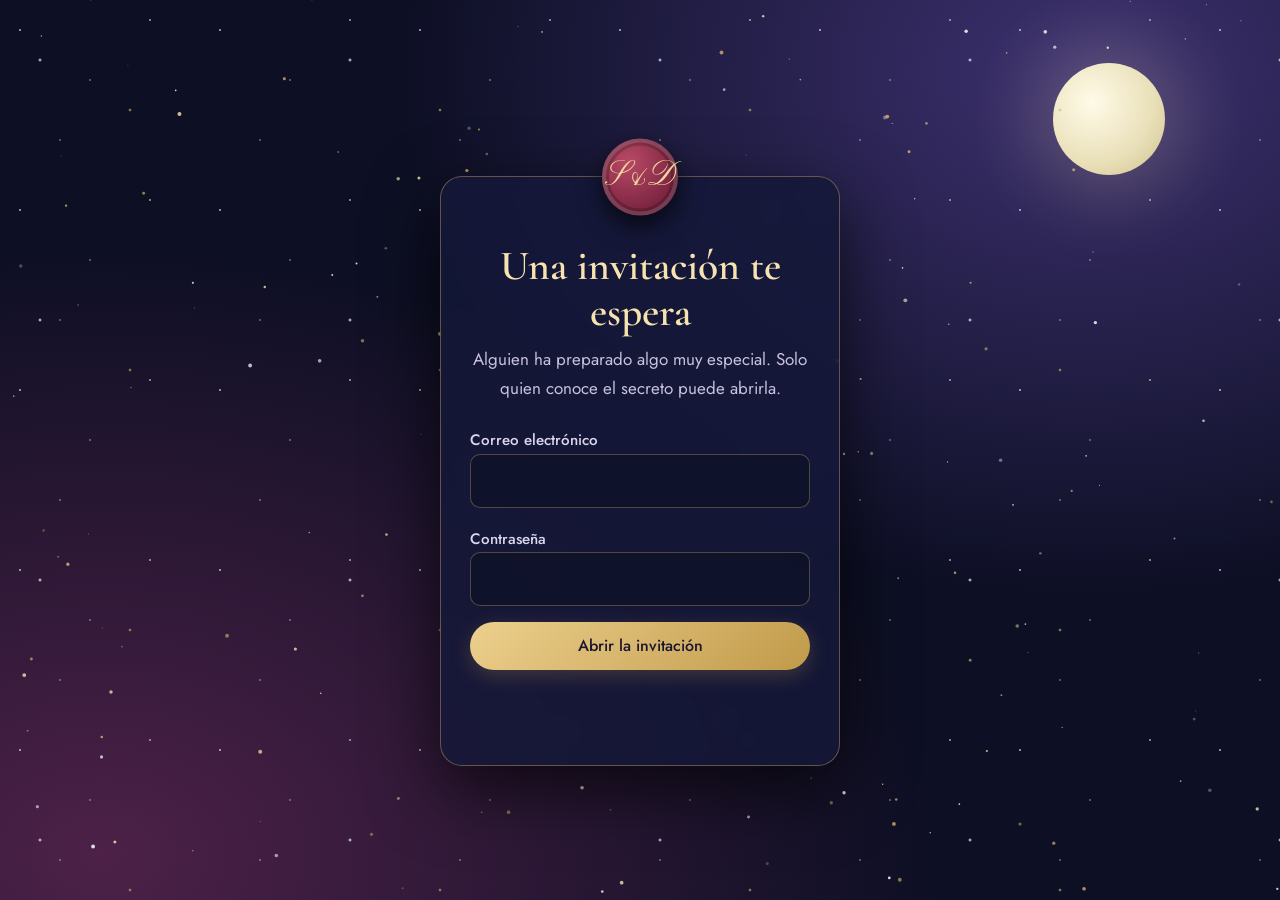
<file: login.html>
<!DOCTYPE html>
<html lang="es">
<head>
  <meta charset="UTF-8">
  <meta name="viewport" content="width=device-width, initial-scale=1">
  <title>Una invitación te espera</title>
  <link rel="stylesheet" href="/style.css">
</head>
<body class="noche">
  <div class="luna"></div>
  <main>
    <div class="puerta">
      <div class="sello">S&amp;D</div>
      <h1>Una invitación te espera</h1>
      <p>Alguien ha preparado algo muy especial. Solo quien conoce el secreto puede abrirla.</p>
      <form id="f">
        <div><label for="email">Correo electrónico</label><input id="email" type="email" required autocomplete="username"></div>
        <div><label for="pass">Contraseña</label><input id="pass" type="password" required autocomplete="current-password"></div>
        <button type="submit">Abrir la invitación</button>
        <p id="msg" class="msg" role="status"></p>
      </form>
    </div>
  </main>
  <script src="/app.js"></script>
  <script>
    const $ = id => document.getElementById(id);
    $('f').onsubmit = async e => {
      e.preventDefault();
      try { await api('login', { email: $('email').value, password: $('pass').value }); location.href = '/'; }
      catch (err) { aviso($('msg'), err.message, true); }
    };
  </script>
</body>
</html>
</file>
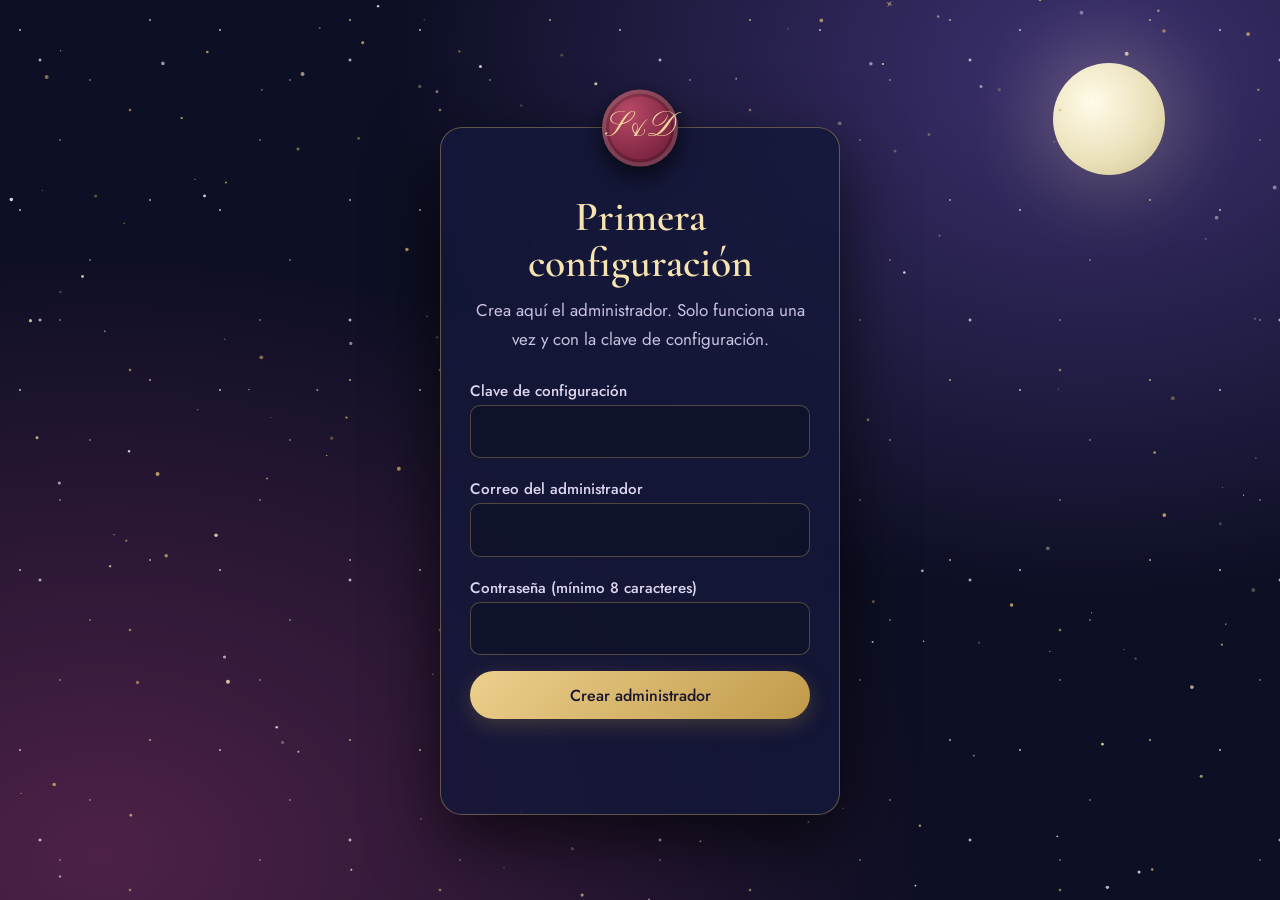
<file: setup.html>
<!DOCTYPE html>
<html lang="es">
<head>
  <meta charset="UTF-8">
  <meta name="viewport" content="width=device-width, initial-scale=1">
  <title>Primera configuración</title>
  <link rel="stylesheet" href="/style.css">
</head>
<body class="noche">
  <div class="luna"></div>
  <main>
    <div class="puerta">
      <div class="sello">S&amp;D</div>
      <h1>Primera configuración</h1>
      <p>Crea aquí el administrador. Solo funciona una vez y con la clave de configuración.</p>
      <form id="s">
        <div><label for="sk">Clave de configuración</label><input id="sk" type="password" required></div>
        <div><label for="se">Correo del administrador</label><input id="se" type="email" required></div>
        <div><label for="sp">Contraseña (mínimo 8 caracteres)</label><input id="sp" type="password" minlength="8" required></div>
        <button type="submit">Crear administrador</button>
        <p id="msg" class="msg" role="status"></p>
      </form>
    </div>
  </main>
  <script src="/app.js"></script>
  <script>
    const $ = id => document.getElementById(id);
    $('s').onsubmit = async e => {
      e.preventDefault();
      try {
        await api('setup', { key: $('sk').value, email: $('se').value, password: $('sp').value });
        aviso($('msg'), 'Administrador creado. Ya puedes entrar desde la página de acceso.');
      } catch (err) { aviso($('msg'), err.message, true); }
    };
  </script>
</body>
</html>
</file>
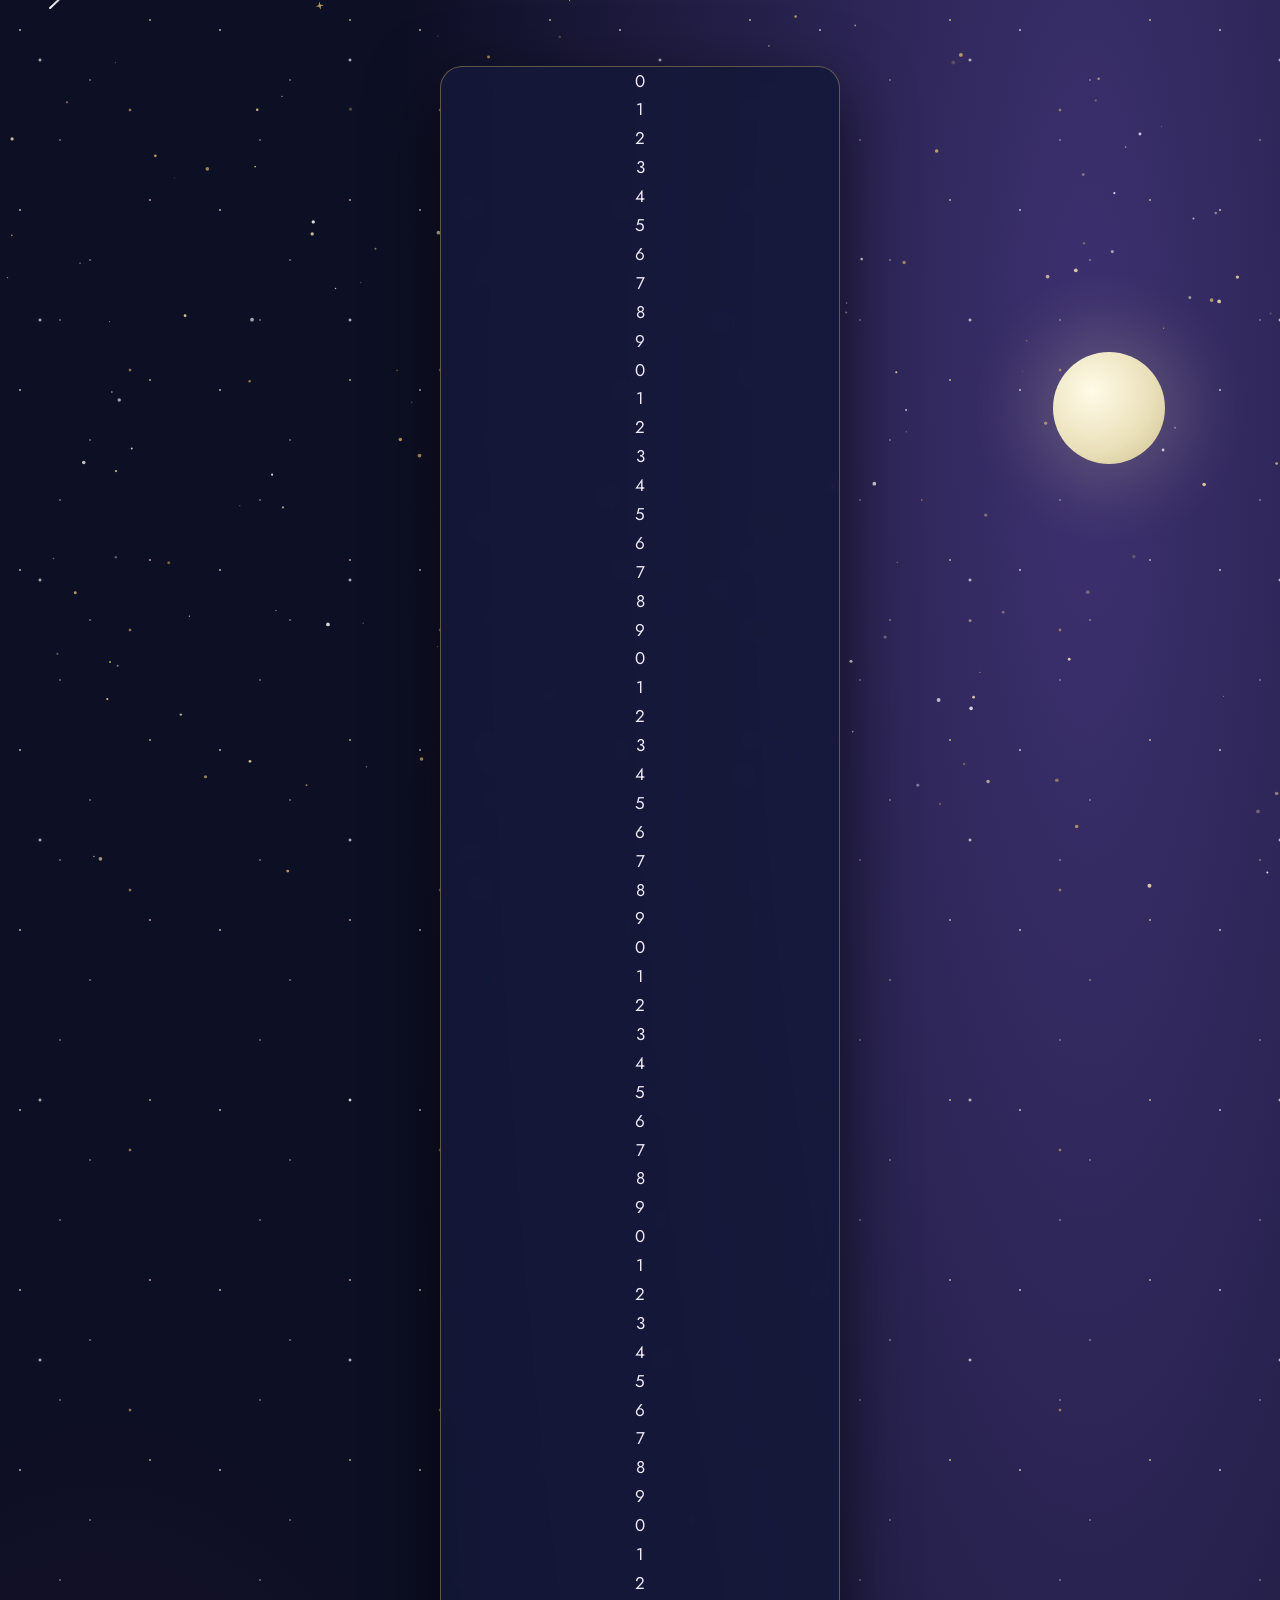
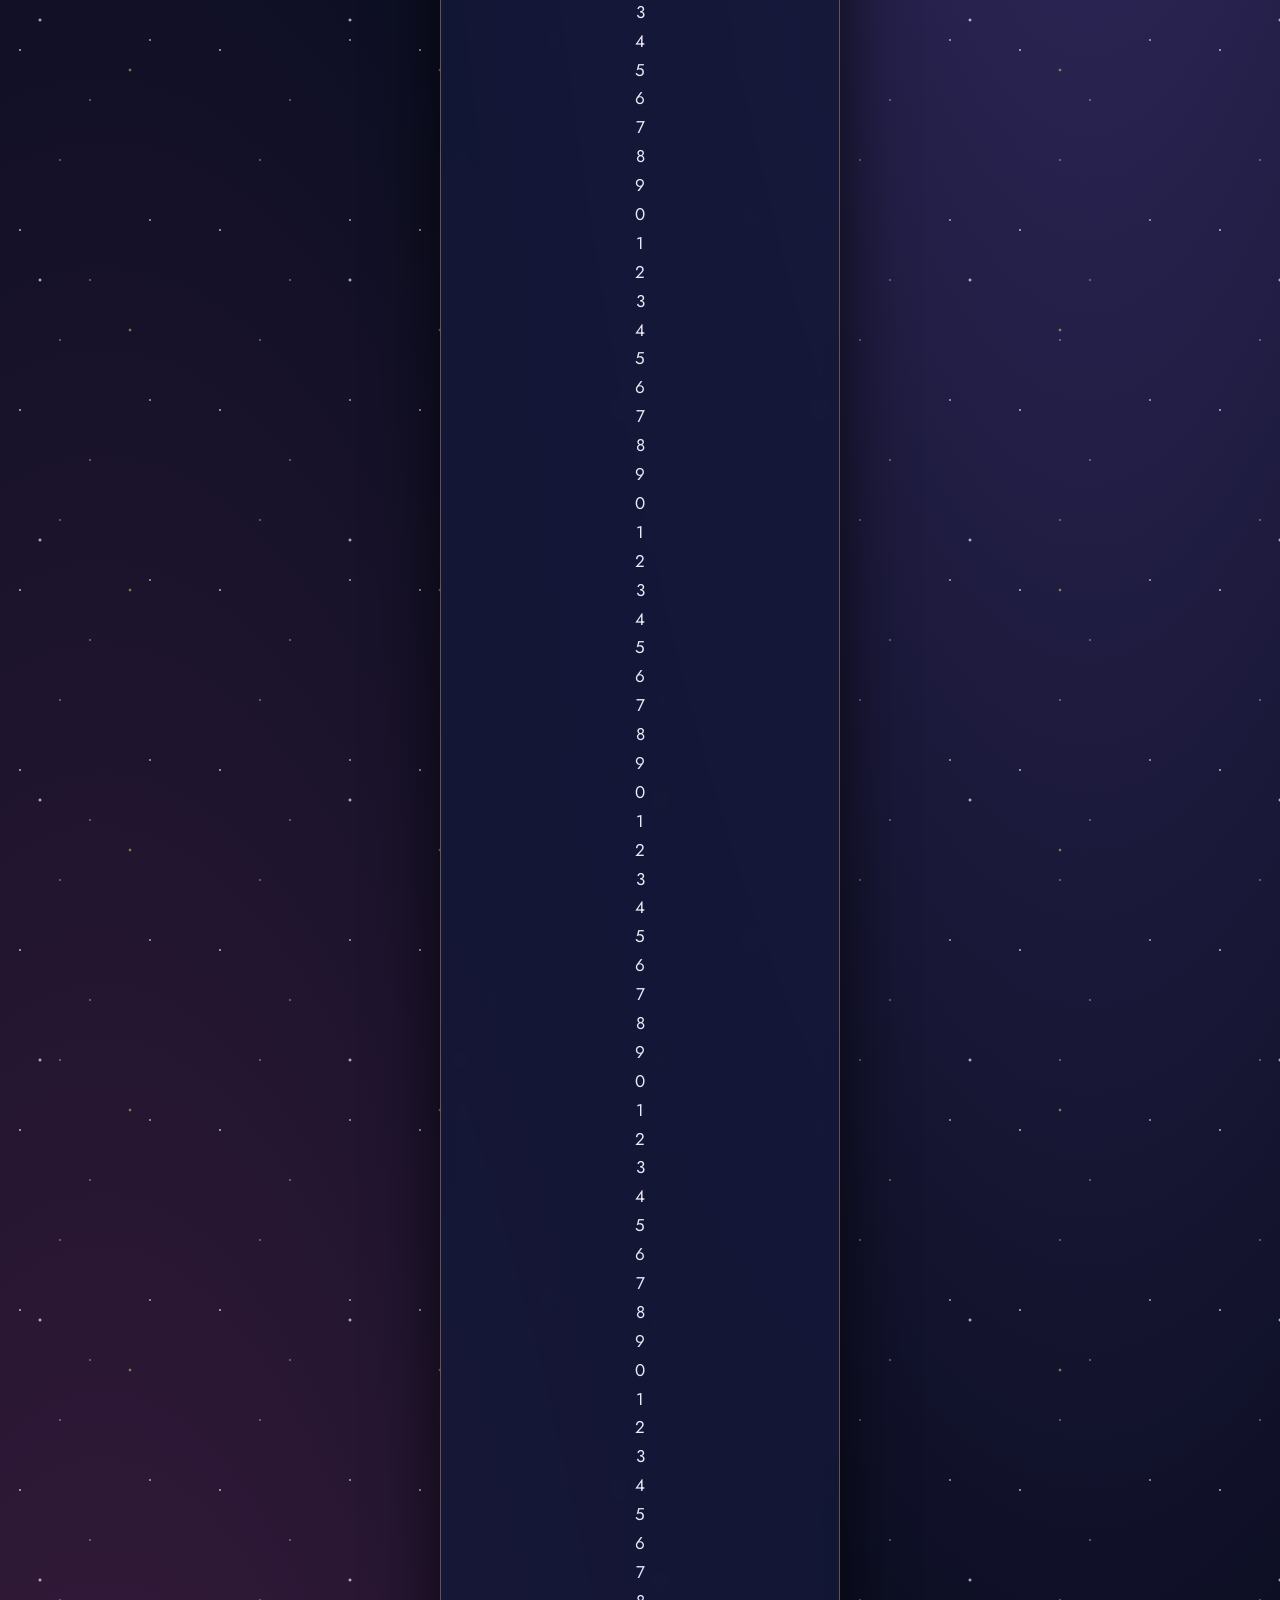
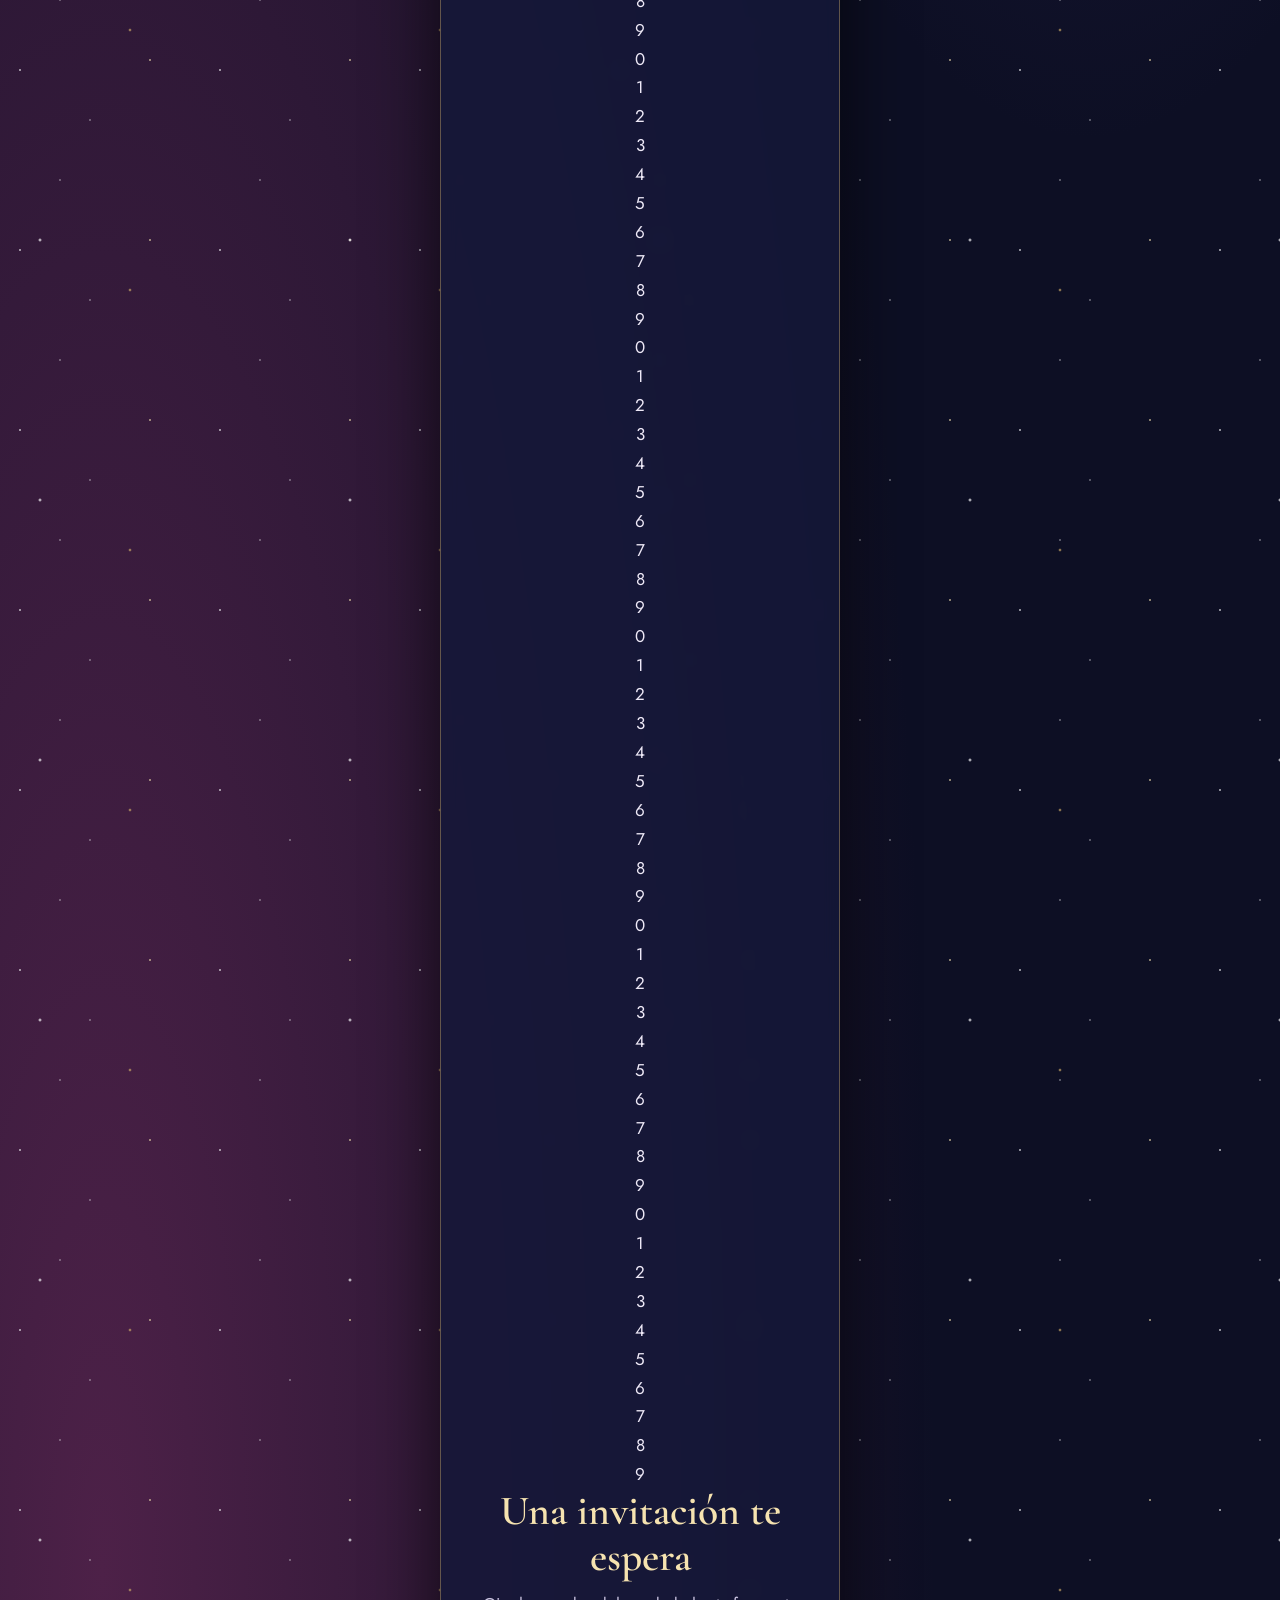
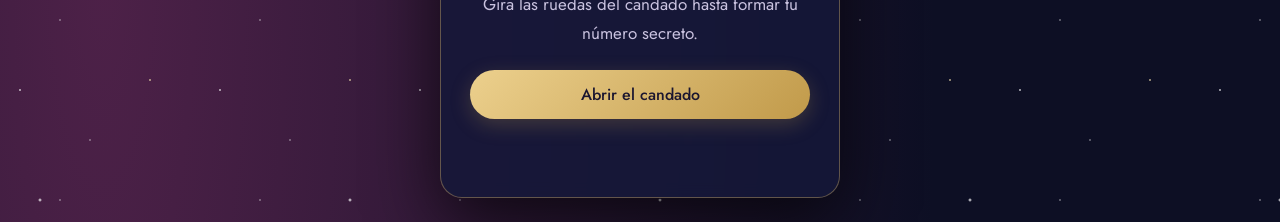
<file: public/login.html>
<!DOCTYPE html>
<html lang="es">
<head>
  <meta charset="UTF-8">
  <meta name="viewport" content="width=device-width, initial-scale=1">
  <title>Una invitación te espera</title>
  <link rel="stylesheet" href="/style.css">
</head>
<body class="noche">
  <div class="luna"></div>
  <main>
    <div class="puerta">
      <div class="candado" id="candado">
        <div class="arco"></div>
        <div class="cuerpo-c">
          <div class="ruedas" role="group" aria-label="Número secreto de 4 cifras">
            <div class="rueda" tabindex="0" role="spinbutton" aria-valuemin="0" aria-valuemax="9" aria-label="Cifra 1"><div class="tira"></div></div>
            <div class="rueda" tabindex="0" role="spinbutton" aria-valuemin="0" aria-valuemax="9" aria-label="Cifra 2"><div class="tira"></div></div>
            <div class="rueda" tabindex="0" role="spinbutton" aria-valuemin="0" aria-valuemax="9" aria-label="Cifra 3"><div class="tira"></div></div>
            <div class="rueda" tabindex="0" role="spinbutton" aria-valuemin="0" aria-valuemax="9" aria-label="Cifra 4"><div class="tira"></div></div>
          </div>
        </div>
      </div>
      <h1>Una invitación te espera</h1>
      <p>Gira las ruedas del candado hasta formar tu número secreto.</p>
      <button id="abrir" type="button">Abrir el candado</button>
      <p id="msg" class="msg" role="status"></p>
    </div>
  </main>
  <script src="/app.js"></script>
  <script>
    const $ = id => document.getElementById(id);
    const ruedas = [...document.querySelectorAll('.rueda')];
    ruedas.forEach(r => {
      const tira = r.firstElementChild; let pos = 10, y0 = null, pasos = 0, t = 0;
      for (let i = 0; i < 40; i++) { const d = document.createElement('div'); d.textContent = i % 10; tira.append(d); }
      const aplica = anim => {
        tira.style.transition = anim ? 'transform .28s cubic-bezier(.3,1.5,.5,1)' : 'none';
        tira.style.transform = 'translateY(calc(var(--h) * ' + (.3 - pos) + '))';
        r.dataset.v = pos % 10; r.setAttribute('aria-valuenow', pos % 10);
      };
      const mover = d => {
        if (pos + d < 3 || pos + d > 36) { pos += pos + d < 3 ? 20 : -20; aplica(false); void tira.offsetWidth; }
        pos += d; aplica(true);
      };
      aplica(false);
      r.addEventListener('pointerdown', e => { y0 = e.clientY; pasos = 0; if (r.setPointerCapture) r.setPointerCapture(e.pointerId); });
      r.addEventListener('pointermove', e => {
        if (y0 === null) return; const dy = y0 - e.clientY;
        if (Math.abs(dy) >= 26) { mover(dy > 0 ? 1 : -1); y0 = e.clientY; pasos++; }
      });
      r.addEventListener('pointerup', () => { if (y0 !== null && pasos === 0) mover(1); y0 = null; });
      r.addEventListener('pointercancel', () => { y0 = null; });
      r.addEventListener('wheel', e => { e.preventDefault(); const n = Date.now(); if (n - t > 120) { t = n; mover(e.deltaY > 0 ? 1 : -1); } }, { passive: false });
      r.addEventListener('keydown', e => {
        if (e.key === 'ArrowUp') { e.preventDefault(); mover(1); }
        else if (e.key === 'ArrowDown') { e.preventDefault(); mover(-1); }
        else if (/^[0-9]$/.test(e.key)) mover((+e.key - pos % 10 + 10) % 10);
        else if (e.key === 'Enter') abrir();
      });
    });
    async function abrir() {
      const pin = ruedas.map(r => r.dataset.v).join('');
      try {
        await api('login', { pin });
        $('candado').classList.add('abierto'); aviso($('msg'), '¡Bienvenido!');
        setTimeout(() => { location.href = '/'; }, 900);
      } catch (err) {
        const c = $('candado'); c.classList.remove('sacude'); void c.offsetWidth; c.classList.add('sacude');
        aviso($('msg'), err.message, true);
      }
    }
    $('abrir').onclick = abrir;
  </script>
</body>
</html>
</file>
<file: style.css>
@import url("https://fonts.googleapis.com/css2?family=Cormorant+Garamond:ital,wght@0,500;0,600;1,500&family=Jost:wght@400;500&family=Pinyon+Script&display=swap");
@view-transition{navigation:auto}
:root{--oro:#d6b36a;--ciruela:#7a3b52;--tinta:#2b2438;--rosa:#e9b8b5;--salvia:#b9d1a6;--cielo:#a9d3e8;--lila:#c9b6e6;--sol:#f3d58a;
--serif:"Cormorant Garamond",Georgia,serif;--sans:Jost,"Segoe UI",Arial,sans-serif;--script:"Pinyon Script","Brush Script MT",cursive}
*{box-sizing:border-box}
html{scroll-behavior:smooth}
body{margin:0;min-height:100dvh;color:var(--tinta);font:400 1.0625rem/1.7 var(--sans);background:linear-gradient(160deg,#f7dcd8 0%,#e6dbf2 50%,#d2e6f1 100%) fixed}
.caja{width:min(100% - 2rem,64rem);margin-inline:auto}
header{background:#ffffffb3;backdrop-filter:blur(8px);border-bottom:1px solid #fff}
header .caja{display:flex;justify-content:space-between;align-items:center;gap:.6rem 1.5rem;flex-wrap:wrap;padding-block:.7rem}
.logo{font:2rem var(--script);color:var(--ciruela);text-decoration:none}
nav{display:flex;gap:.4rem 1.3rem;align-items:center;flex-wrap:wrap}
nav a{color:var(--tinta);text-decoration:none;padding-block:.2rem;border-bottom:2px solid transparent}
nav a:hover,nav a[aria-current]{border-color:var(--oro)}
main{padding-block:clamp(1.5rem,5vw,3.5rem) 4rem}
h1,h2,h3{font-family:var(--serif);font-weight:600;line-height:1.1;margin:0}
h1{font-size:clamp(2.4rem,7vw,4rem)}
h2{font-size:clamp(1.7rem,4vw,2.2rem)}
h3{font-size:1.45rem;margin-bottom:.25rem}
p{margin:0 0 1rem}
.centro{text-align:center}
.centro p{margin-inline:auto;max-width:44ch}
button,.boton{font:500 1rem var(--sans);color:#fff;border:0;border-radius:999px;padding:.8rem 1.7rem;cursor:pointer;text-decoration:none;display:inline-block;background:linear-gradient(135deg,#9a4a69,var(--ciruela));box-shadow:0 6px 16px #7a3b5240}
button:hover,.boton:hover{filter:brightness(1.1)}
.boton.claro,button.sec{background:#fff;color:var(--ciruela);box-shadow:inset 0 0 0 1.5px var(--ciruela)}
button.sec{padding:.35rem 1rem;font-size:.95rem}
:focus-visible{outline:3px solid var(--oro);outline-offset:3px}
.acciones{display:flex;gap:.8rem;justify-content:center;flex-wrap:wrap}
/* Carta de invitación */
.carta{position:relative;width:min(100%,40rem);margin:0 auto;padding:clamp(3.5rem,9vw,5.5rem) clamp(1.4rem,6vw,4rem);background:#fffdf8;border-radius:6px;box-shadow:0 2px 0 #fff,0 24px 60px #4a2f6330;text-align:center;overflow:hidden}
.carta::before,.carta::after{content:"";position:absolute;width:clamp(6.5rem,26vw,10rem);aspect-ratio:11/6;background:url(/img/rama.svg) center/contain no-repeat;pointer-events:none}
.carta::before{top:.6rem;left:.6rem}
.carta::after{bottom:.6rem;right:.6rem;transform:rotate(180deg)}
.carta img.anillos{width:5rem;margin-bottom:.4rem}
.carta .saludo{font:2.3rem var(--script);color:var(--ciruela);margin-bottom:1.2rem}
.carta p{font:500 clamp(1.2rem,3.2vw,1.4rem)/1.65 var(--serif)}
.carta .firma{font:clamp(3rem,12vw,4.6rem)/1 var(--script);color:var(--ciruela);margin:.8rem 0 .4rem}
.carta .fecha{font:1rem var(--sans);letter-spacing:.04em}
.cuenta{font:italic 500 1.8rem var(--serif);color:var(--ciruela);margin:.2rem 0 1.6rem}
/* Programa */
.titulo{margin-bottom:2.5rem}
.titulo .script{display:block;font:clamp(2rem,6vw,3rem) var(--script);color:var(--ciruela)}
.linea{list-style:none;margin:0 auto;padding:0;max-width:58rem;position:relative;display:grid;gap:1.6rem}
.linea::before{content:"";position:absolute;left:50%;top:0;bottom:0;width:3px;transform:translateX(-50%);background:linear-gradient(var(--rosa),var(--lila),var(--cielo));border-radius:3px}
.linea li{position:relative;width:calc(50% - 2.2rem);background:#fffdf8;border-radius:16px;padding:1.2rem 1.5rem 1.3rem;border-top:6px solid var(--c);box-shadow:0 10px 28px #4a2f6322}
.linea li:nth-child(even){justify-self:end}
.linea li::after{content:attr(data-i);position:absolute;top:.9rem;right:-3.4rem;width:2.4rem;height:2.4rem;border-radius:50%;background:var(--c);display:grid;place-items:center;font-size:1.25rem;box-shadow:0 0 0 5px #ffffffb0}
.linea li:nth-child(even)::after{right:auto;left:-3.4rem}
.linea time{font:500 .95rem var(--sans);color:var(--ciruela);font-variant-numeric:tabular-nums}
.linea p{margin:.2rem 0 0}
/* Información */
.lugares{display:grid;grid-template-columns:repeat(auto-fit,minmax(min(100%,22rem),1fr));gap:1.8rem}
.lugar{background:#fffdf8;border-radius:18px;overflow:hidden;box-shadow:0 12px 32px #4a2f6326;display:flex;flex-direction:column}
.lugar .cab{padding:1.4rem 1.6rem;background:linear-gradient(135deg,var(--c1),var(--c2))}
.lugar .cab span{font-size:2rem}
.lugar .cuerpo{padding:1.4rem 1.6rem 1.6rem;display:grid;gap:.4rem;flex:1;align-content:start}
.lugar iframe{width:100%;height:15rem;border:0;border-radius:12px;margin:.6rem 0 1rem}
.lugar .boton{justify-self:start}
.notas{display:grid;grid-template-columns:repeat(auto-fit,minmax(min(100%,15rem),1fr));gap:1.4rem;margin-top:1.8rem}
.notas div{background:#ffffffcc;border-radius:14px;padding:1.2rem 1.4rem;border-left:6px solid var(--c)}
.notas p{margin:0}
/* Formularios y panel */
form{display:grid;gap:1rem;max-width:26rem}
label{font-weight:500;font-size:.95rem}
input,select{width:100%;font:inherit;padding:.7rem .8rem;border:1px solid #b5a8c8;border-radius:10px;background:#fff;color:var(--tinta)}
.msg{min-height:1.5rem;font-size:.95rem;margin:0}
.msg.error{color:#a3261f}
.tabla{overflow-x:auto;margin-top:2rem;background:#ffffffcc;border-radius:14px;padding:.5rem 1rem}
table{border-collapse:collapse;width:100%}
th,td{text-align:left;padding:.6rem .5rem;border-bottom:1px solid #e3dcee}
/* Acceso misterioso */
.noche{min-height:100dvh;display:grid;place-items:center;padding:1.5rem;color:#eee9f7;position:relative;overflow:hidden;
background:radial-gradient(ellipse at 85% 8%,#3d3170 0,transparent 45%),radial-gradient(ellipse at 8% 95%,#4d2148 0,transparent 50%),#0d0f24 fixed}
.noche::before,.noche::after{content:"";position:absolute;inset:0;pointer-events:none}
.noche::before{background-image:radial-gradient(1.5px 1.5px at 20px 30px,#fff,transparent),radial-gradient(1px 1px at 90px 80px,#fff,transparent),radial-gradient(1.5px 1.5px at 150px 20px,#f6e3b0,transparent),radial-gradient(1px 1px at 60px 140px,#fff,transparent);background-size:200px 180px}
.noche::after{background-image:radial-gradient(2px 2px at 40px 60px,#fff,transparent),radial-gradient(1.8px 1.8px at 130px 110px,var(--oro),transparent);background-size:310px 260px;animation:brillo 5s ease-in-out infinite alternate}
@keyframes brillo{from{opacity:.2}to{opacity:1}}
.luna{position:absolute;top:7%;right:9%;width:clamp(3.8rem,12vw,7rem);aspect-ratio:1;border-radius:50%;background:radial-gradient(circle at 35% 35%,#fffbe8,#e9dfb8 60%,#cdbf8c);box-shadow:0 0 70px 24px #f6e3b030}
.noche>main{position:relative;z-index:1;padding:0;width:min(92vw,25rem)}
.puerta{margin-top:2.6rem;text-align:center;padding:0 1.8rem 2rem;background:#151839d9;backdrop-filter:blur(8px);border:1px solid #d6b36a66;border-radius:22px;box-shadow:0 24px 70px #000a}
.sello{width:4.8rem;height:4.8rem;margin:0 auto 1rem;transform:translateY(-2.4rem);border-radius:50%;display:grid;place-items:center;font:2.1rem var(--script);color:#f3d9a0;background:radial-gradient(circle at 35% 30%,#b84a66,#7a2340 70%);box-shadow:inset 0 0 0 4px #ffffff24,inset 0 0 0 7px #0003,0 10px 24px #000a}
.puerta .sello+h1{margin-top:-1.6rem}
.puerta h1{font-size:clamp(2rem,8vw,2.6rem);color:#f6e3b0;margin-bottom:.6rem}
.puerta p{color:#c9c2df;margin-bottom:1.4rem}
.puerta form{text-align:left;margin-inline:auto}
.puerta label{color:#ddd6f0}
.puerta input{background:#0d0f2499;border-color:#d6b36a55;color:#fff}
.puerta button{width:100%;background:linear-gradient(135deg,#ecd08d,#c19a4a);color:#1b1630;box-shadow:0 6px 20px #c19a4a40}
.puerta .msg.error{color:#ff9d9d}
@media(max-width:760px){
.linea::before{left:1.2rem}
.linea li,.linea li:nth-child(even){width:auto;margin-left:3.4rem;justify-self:auto}
.linea li::after,.linea li:nth-child(even)::after{left:-3.4rem;right:auto}}
@media(prefers-reduced-motion:reduce){html{scroll-behavior:auto}.noche::after{animation:none}@view-transition{navigation:none}}

/* ===== v5: fondo, transiciones, asistencia, programa grande ===== */
#cielo{position:fixed;inset:0;width:100%;height:100%;z-index:-1;pointer-events:none}
nav a.cta{background:linear-gradient(135deg,#e0558a,#b8449a);color:#fff;border:0;border-radius:999px;padding:.3rem 1.1rem;box-shadow:0 4px 12px #b8449a55}
nav a.cta:hover,nav a.cta[aria-current]{filter:brightness(1.12)}
/* Transición mágica: la nueva página se abre como un iris dorado */
::view-transition-old(root){animation:salida .5s ease both}
::view-transition-new(root){animation:entrada .9s cubic-bezier(.2,.7,.2,1) both}
@keyframes salida{to{opacity:0;filter:blur(10px) brightness(1.5);transform:scale(1.05)}}
@keyframes entrada{from{clip-path:circle(0% at 50% 45%);filter:brightness(1.8) blur(8px)}to{clip-path:circle(150% at 50% 45%);filter:none}}
.sin-vt body{animation:aparecer .8s ease both}
.sin-vt body.saliendo{opacity:0;filter:blur(10px);transform:scale(1.03);transition:.45s ease}
@keyframes aparecer{from{opacity:0;filter:blur(8px)}to{opacity:1;filter:none}}
/* Confirmar asistencia */
.asistencia{min-height:calc(100dvh - 6rem);display:grid;align-content:center;justify-items:center}
.asistencia .script{font:clamp(2rem,6vw,3rem) var(--script);color:var(--ciruela)}
.asistencia h1{margin:.4rem 0 1rem}
.gigante{display:block;width:min(100%,48rem);margin:2rem auto 1.2rem;padding:clamp(1.8rem,7vw,3.6rem) 1.5rem;border-radius:999px;font:600 clamp(1.8rem,7.4vw,4.2rem)/1.1 var(--serif);letter-spacing:.02em;
background:linear-gradient(120deg,#e0558a,#b8449a,#f08a5d,#e0558a);background-size:300% 100%;box-shadow:0 0 0 0 #e0558a99,0 22px 50px #b8449a66;animation:latido 2.2s ease-out infinite,fluir 7s linear infinite;transition:transform .3s cubic-bezier(.3,1.6,.5,1)}
.gigante:hover{transform:scale(1.05) rotate(-.7deg);filter:brightness(1.08)}
.gigante:active{transform:scale(.97)}
.gigante.hecho{background:linear-gradient(120deg,#3fa57b,#7cc7a0,#d6b36a,#3fa57b);background-size:300% 100%}
@keyframes latido{0%{box-shadow:0 0 0 0 #e0558a99,0 22px 50px #b8449a66}70%,100%{box-shadow:0 0 0 38px #e0558a00,0 22px 50px #b8449a66}}
@keyframes fluir{to{background-position:300% 0}}
.pequeno{background:none;box-shadow:none;color:var(--ciruela);text-decoration:underline;font-size:.95rem;padding:.5rem 1rem}
.pequeno:hover{filter:none;background:#ffffff80}
.estado{min-height:3.2rem;font:italic 500 1.5rem var(--serif);color:var(--ciruela);margin-top:1rem}
.estado.msg.error{color:#a3261f;font:1rem var(--sans)}
/* Programa: letra grande y efectos con el ratón */
.titulo h1{font-size:clamp(3rem,10vw,5.8rem)}
.linea{max-width:68rem;gap:2.2rem}
.linea li{padding:1.7rem 2rem 1.8rem;transition:transform .35s cubic-bezier(.2,.8,.2,1),box-shadow .35s,background .35s}
.linea time{font-size:1.25rem;letter-spacing:.05em}
.linea h3{font-size:clamp(2.1rem,4.8vw,3rem);margin:.15rem 0 .4rem;transition:color .3s,letter-spacing .3s}
.linea p{font-size:1.3rem;line-height:1.55}
.linea li::after{width:3.2rem;height:3.2rem;font-size:1.7rem;right:-3.8rem;transition:transform .55s cubic-bezier(.3,1.6,.5,1)}
.linea li:nth-child(even)::after{right:auto;left:-3.8rem}
@media(hover:hover){
.linea li:hover{transform:translateY(-8px) scale(1.035) rotate(-.4deg);box-shadow:0 24px 50px color-mix(in srgb,var(--c) 55%,transparent),0 0 0 3px var(--c);background:linear-gradient(135deg,#fffdf8,color-mix(in srgb,var(--c) 28%,#fffdf8))}
.linea li:nth-child(even):hover{transform:translateY(-8px) scale(1.035) rotate(.4deg)}
.linea li:hover::after{transform:scale(1.3) rotate(360deg)}
.linea li:hover h3{color:var(--ciruela);letter-spacing:.02em}}
@supports (animation-timeline:view()){
.linea li{animation:subir linear both;animation-timeline:view();animation-range:entry 0% entry 55%}}
@keyframes subir{from{opacity:0;translate:0 50px}}
@media(max-width:760px){
.linea::before{left:1.8rem}
.linea li,.linea li:nth-child(even){margin-left:4rem}
.linea li::after,.linea li:nth-child(even)::after{left:-3.8rem;right:auto}}
@media(prefers-reduced-motion:reduce){
::view-transition-group(*),::view-transition-old(*),::view-transition-new(*){animation:none!important}
.gigante{animation:none}.linea li{animation:none!important}}

/* ===== v6: estrella secreta y minijuego ===== */
.hud{display:flex;justify-content:center;gap:1.6rem;flex-wrap:wrap;margin:1rem 0;font-weight:500;font-size:1.15rem}
#juego{display:block;width:100%;height:auto;aspect-ratio:900/560;border-radius:18px;border:2px solid var(--oro);box-shadow:0 18px 50px #2b243855;touch-action:none;cursor:crosshair;background:#14134a}

/* ===== v8: secreto en el nombre de los novios y carta ===== */
.logo{display:inline-block}
.carta .destacada{font:italic 500 clamp(1.35rem,3.6vw,1.6rem)/1.5 var(--serif);color:var(--ciruela);margin-block:1.4rem}
.carta .cierre{margin:1.6rem 0 0}

/* ===== v9: secreto en los anillos de la invitación ===== */
.carta img.anillos{display:block;margin:0 auto .4rem;user-select:none;-webkit-user-select:none;-webkit-tap-highlight-color:transparent;touch-action:manipulation}
.carta img.anillos.toque{animation:giro .4s ease}
@keyframes giro{50%{transform:scale(1.3) rotate(18deg)}}
</file>
